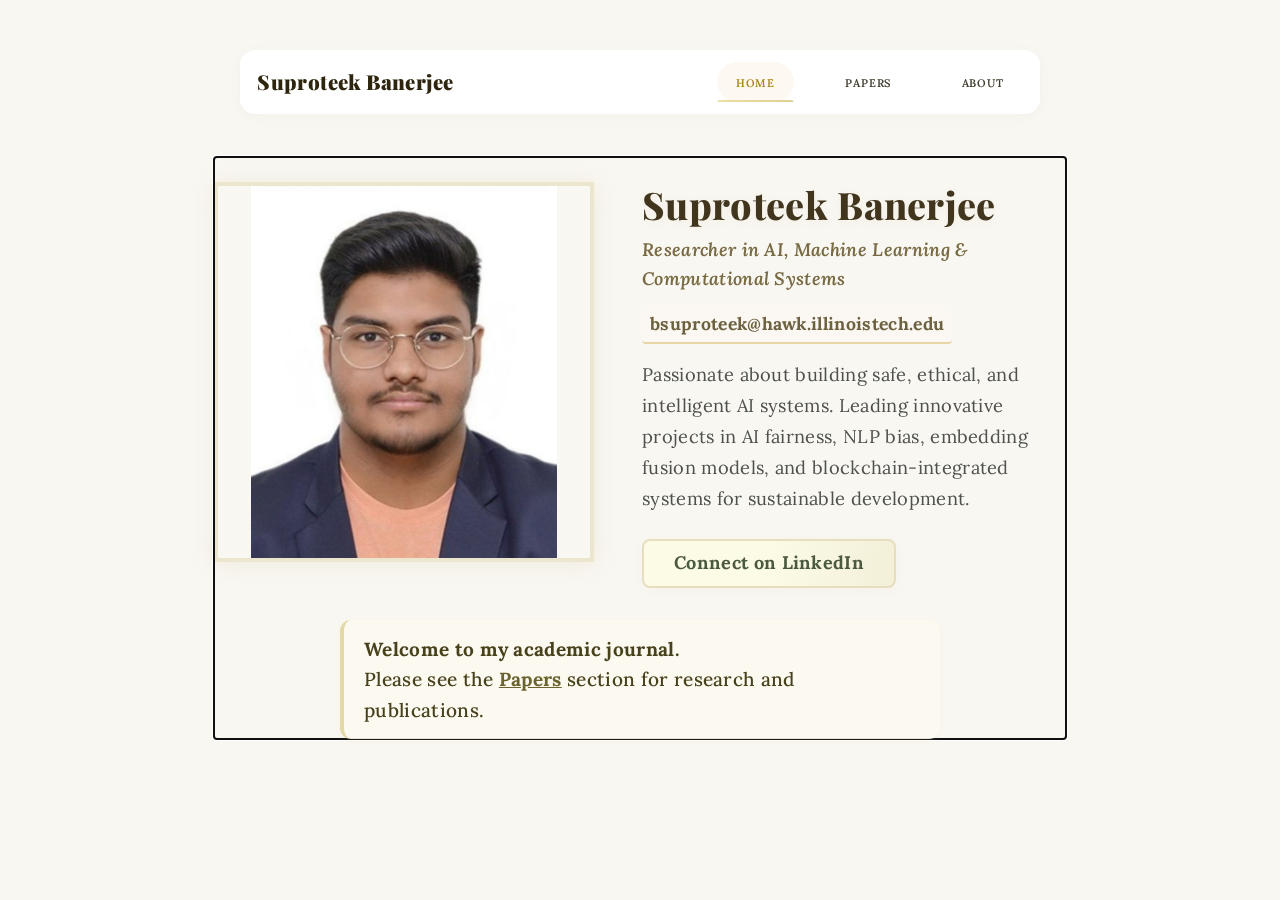
<file: index.html>
<!DOCTYPE html>
<html lang="en">
<head>
  <meta charset="UTF-8" />
  <meta name="viewport" content="width=device-width, initial-scale=1.0" />
  <title>Suproteek Banerjee – Academic Journal</title>
  <meta name="description" content="Suproteek Banerjee: AI, Machine Learning, Computational Systems Researcher - Professional Academic Journal Website" />
  <meta name="keywords" content="Suproteek Banerjee, Research, AI Trust, Machine Learning, Academic, Journal" />
  <link rel="stylesheet" href="https://fonts.googleapis.com/css2?family=Playfair+Display:wght@700&family=Lora&display=swap" />
  <link rel="stylesheet" href="main.css" />
</head>
<body>
  <div class="site-shell fade-in" role="main">
    <header>
      <nav class="main-nav" aria-label="Primary Navigation">
        <a class="nav-logo" href="#home">Suproteek Banerjee</a>
        <button class="nav-toggle" aria-label="Open menu" aria-expanded="false">
          <span class="hamburger"></span>
        </button>
        <ul class="nav-links">
          <li><a href="#home" class="nav-link active" aria-current="page">Home</a></li>
          <li><a href="#papers" class="nav-link">Papers</a></li>
          <li><a href="#about" class="nav-link">About</a></li>
        </ul>
      </nav>
    </header>
    <section class="hero" id="home">
      <div class="profile-flex">
        <div class="profile-photo-shell">
          <img class="profile-photo" src="assets/Supro Photo.jpg" alt="Suproteek Banerjee Portrait" loading="lazy" />
        </div>
        <div class="profile-creds">
          <h1>Suproteek Banerjee</h1>
          <div class="subtitle">Researcher in AI, Machine Learning &amp; Computational Systems</div>
          <a class="contact-email" href="mailto:bsuproteek@hawk.illinoistech.edu">bsuproteek@hawk.illinoistech.edu</a>
          <div class="profile-bio fade-in-delayed">
            Passionate about building safe, ethical, and intelligent AI systems. Leading innovative projects in AI fairness, NLP bias, embedding fusion models, and blockchain-integrated systems for sustainable development.
          </div>
          <a href="https://www.linkedin.com/in/suproteek-banerjee" class="linkedin-btn" target="_blank" rel="noopener">Connect on LinkedIn</a>
        </div>
      </div>
      <div class="journal-cta fade-in-footer">
        <strong>Welcome to my academic journal.</strong><br />
        Please see the <span class="cta-link">Papers</span> section for research and publications.
      </div>
    </section>

    <section class="papers-section" id="papers" style="display:none;">
      <h1 class="page-title fade-in">Research Papers</h1>
      <div class="research-list fade-in-delayed">
        <div class="paper-card">
          <div class="paper-title">Lightweight Lattice-Based Key Encapsulation for IoT</div>
          <div class="paper-meta">Publication Year: 2025</div>
          <div class="paper-abstract">
            This manuscript presents a fully elaborated Module-LWE based Key Encapsulation Mechanism (KEM) optimized for resource-constrained Internet-of-Things (IoT) devices. Beyond providing formal IND-CPA and IND-CCA security, it delivers a comprehensive treatment of: (1) algorithmic construction and step-by-step derivation, (2) rationale for parameter selection, (3) side-channel aware C implementations with selectable arithmetic kernels (NTT, schoolbook, Karatsuba), (4) practical evaluation across Cortex-M, ESP32, and Raspberry Pi Zero platforms, and (5) trade-offs between security, latency, memory footprint, and energy. This work serves as a reference guide for implementing provably secure lattice-based KEMs in heterogeneous IoT environments.
          </div>
          <div class="paper-actions">
            <a href="assets/Lightweight Lattice-Based Key Encapsulation for IoT Draft.pdf" target="_blank" class="read-pdf-btn">Read as PDF</a>
          </div>
        </div>
      </div>
    </section>

    <section id="about" class="about-section" style="display:none;">
      <div class="name-header">SUPROTEEK BANERJEE</div>
      <div class="infobar">
        <strong>Email:</strong> <a href="mailto:bsuproteek@hawk.illinoistech.edu">bsuproteek@hawk.illinoistech.edu</a> &nbsp;|&nbsp;
        <strong>LinkedIn:</strong> <a href="https://www.linkedin.com/in/suproteek-banerjee" target="_blank">suproteek-banerjee</a> &nbsp;|&nbsp;
        <strong>Location:</strong> Chicago, IL
      </div>
      <div class="about-paragraph fade-in">
        Suproteek Banerjee is a technologist, researcher, and entrepreneur driven by a deep commitment to advancing ethical and intelligent systems. His work bridges artificial intelligence, computational systems, and decentralized technologies, with a focus on creating solutions that are trustworthy, transparent, and human-centered.<br><br>
        Currently pursuing an MS/BS in Computer Science at Illinois Institute of Technology, Suproteek’s academic and professional journey spans research in AI trust and safety, machine learning alignment, and blockchain applications. He has founded and led ventures such as One Fourth Finance, an AI-powered fintech platform democratizing access to credit and digital assets, and ShaberiScript, a custom-built programming language designed to enhance engineering efficiency.<br><br>
        His projects explore the intersection of AI behavior alignment, IoT security, and decentralized finance, merging research rigor with real-world scalability. Suproteek’s technical foundation includes expertise across AI/ML frameworks, full-stack development, and distributed infrastructure, alongside a passion for building systems that redefine accessibility and fairness in technology.<br><br>
        Beyond research and code, Suproteek embodies the spirit of continuous innovation — integrating ethics, creativity, and computational precision to shape a safer and more inclusive digital future.
      </div>
    </section>
  </div>
  <script src="main.js"></script>
</body>
</html>
</file>
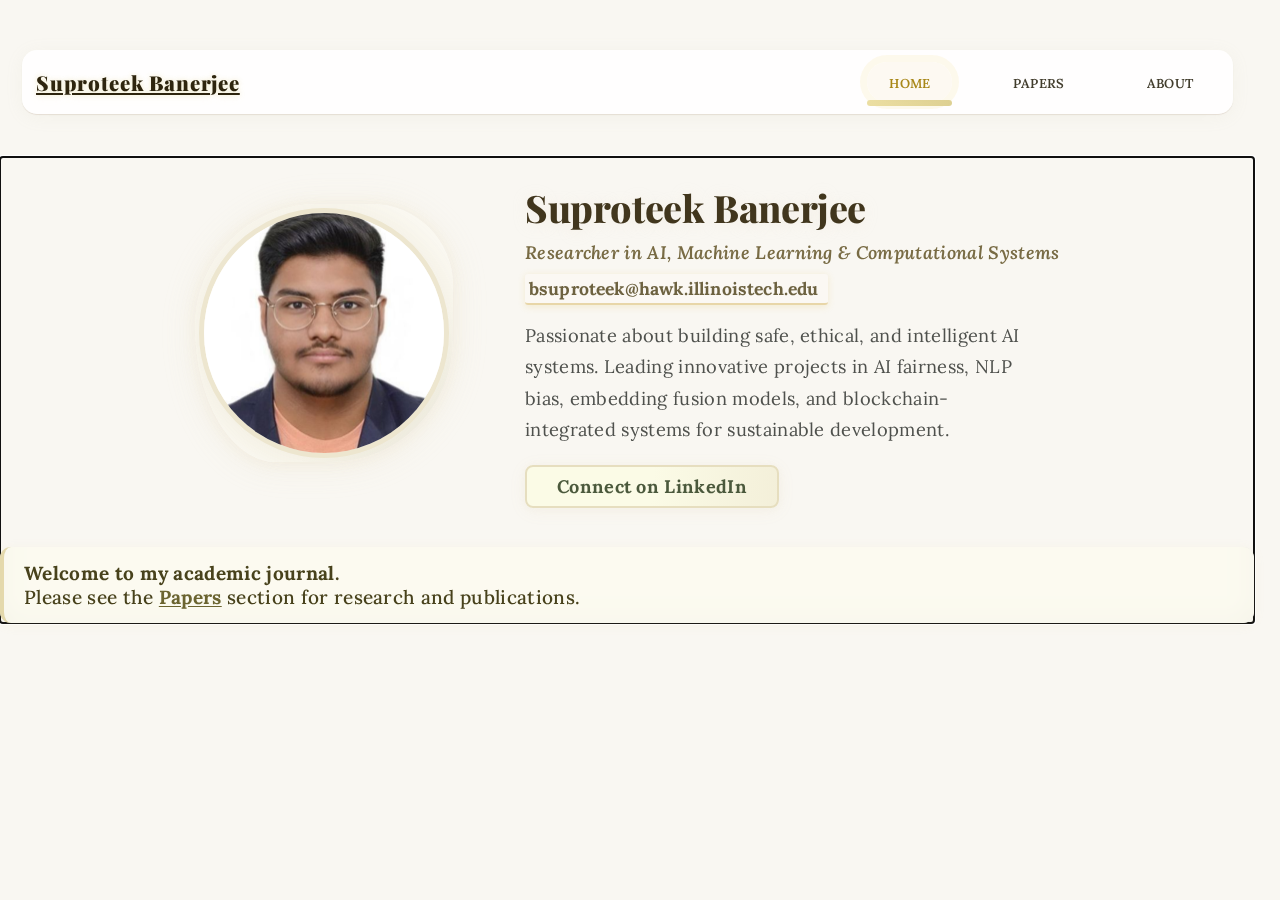
<file: personal-website/public/index.html>
<!DOCTYPE html>
<html lang="en">
<head>
  <meta charset="UTF-8" />
  <meta name="viewport" content="width=device-width, initial-scale=1.0" />
  <title>Suproteek Banerjee – Academic Journal</title>
  <meta name="description" content="Suproteek Banerjee: AI, Machine Learning, Computational Systems Researcher - Professional Academic Journal Website" />
  <meta name="keywords" content="Suproteek Banerjee, Research, AI Trust, Machine Learning, Academic, Journal" />
  <link rel="stylesheet" href="https://fonts.googleapis.com/css2?family=Playfair+Display:wght@700&family=Lora&display=swap" />
  <link rel="stylesheet" href="main.css" />
</head>
<body>
  <div class="site-shell fade-in" role="main">
    <header>
      <nav class="main-nav" aria-label="Primary Navigation">
        <a class="nav-logo" href="#home">Suproteek Banerjee</a>
        <button class="nav-toggle" aria-label="Open menu" aria-expanded="false">
          <span class="hamburger"></span>
        </button>
        <ul class="nav-links">
          <li><a href="#home" class="nav-link active" aria-current="page">Home</a></li>
          <li><a href="#papers" class="nav-link">Papers</a></li>
          <li><a href="#about" class="nav-link">About</a></li>
        </ul>
      </nav>
    </header>
    <section class="hero" id="home">
      <div class="profile-flex">
        <div class="profile-photo-shell">
          <img class="profile-photo" src="assets/Supro Photo.jpg" alt="Suproteek Banerjee Portrait" loading="lazy" />
        </div>
        <div class="profile-creds">
          <h1>Suproteek Banerjee</h1>
          <div class="subtitle">Researcher in AI, Machine Learning &amp; Computational Systems</div>
          <a class="contact-email" href="mailto:bsuproteek@hawk.illinoistech.edu">bsuproteek@hawk.illinoistech.edu</a>
          <div class="profile-bio fade-in-delayed">
            Passionate about building safe, ethical, and intelligent AI systems. Leading innovative projects in AI fairness, NLP bias, embedding fusion models, and blockchain-integrated systems for sustainable development.
          </div>
          <a href="https://www.linkedin.com/in/suproteek-banerjee" class="linkedin-btn" target="_blank" rel="noopener">Connect on LinkedIn</a>
        </div>
      </div>
      <div class="journal-cta fade-in-footer">
        <strong>Welcome to my academic journal.</strong><br />
        Please see the <span class="cta-link">Papers</span> section for research and publications.
      </div>
    </section>

    <section class="papers-section" id="papers" style="display:none;">
      <h1 class="page-title fade-in">Research Papers</h1>
      <div class="research-list fade-in-delayed">
        <div class="paper-card">
          <div class="paper-actions">
            <a href="assets/Lightweight Lattice-Based Key Encapsulation for IoT Draft.pdf" target="_blank" class="read-pdf-btn">Read as PDF</a>
          </div>
          <form action="https://formspree.io/f/xnnozbql" method="POST" class="feedback-form glass-card" aria-label="Send feedback on this paper" onsubmit="event.preventDefault(); this.reset(); alert('Thank you for your feedback!');">
            <label for="feedback" class="feedback-label">Feedback or Comments on this paper:</label>
            <textarea id="feedback" name="feedback" placeholder="Your feedback on the paper..." required aria-required="true"></textarea>
            <input name="email" type="email" placeholder="Your email (optional)" autocomplete="email">
            <button type="submit" class="read-pdf-btn">Send Feedback</button>
          </form>
          <div class="paper-title">Lightweight Lattice-Based Key Encapsulation for IoT</div>
          <div class="paper-meta">Publication Year: 2025</div>
          <div class="paper-abstract">
            This manuscript presents a fully elaborated Module-LWE based Key Encapsulation Mechanism (KEM) optimized for resource-constrained Internet-of-Things (IoT) devices. Beyond providing formal IND-CPA and IND-CCA security, it delivers a comprehensive treatment of: (1) algorithmic construction and step-by-step derivation, (2) rationale for parameter selection, (3) side-channel aware C implementations with selectable arithmetic kernels (NTT, schoolbook, Karatsuba), (4) practical evaluation across Cortex-M, ESP32, and Raspberry Pi Zero platforms, and (5) trade-offs between security, latency, memory footprint, and energy. This work serves as a reference guide for implementing provably secure lattice-based KEMs in heterogeneous IoT environments.
          </div>
          <div class="paper-actions">
            <a href="assets/Lightweight Lattice-Based Key Encapsulation for IoT Draft.pdf" target="_blank" class="read-pdf-btn">Read as PDF</a>
          </div>
        </div>
      </div>
    </section>

    <section id="about" class="about-section" style="display:none;">
      <div class="name-header">SUPROTEEK BANERJEE</div>
      <div class="infobar">
        <strong>Email:</strong> <a href="mailto:bsuproteek@hawk.illinoistech.edu">bsuproteek@hawk.illinoistech.edu</a> &nbsp;|&nbsp;
        <strong>LinkedIn:</strong> <a href="https://www.linkedin.com/in/suproteek-banerjee" target="_blank">suproteek-banerjee</a> &nbsp;|&nbsp;
        <strong>Location:</strong> Chicago, IL
      </div>
      <div class="about-paragraph fade-in">
        Suproteek Banerjee is a technologist, researcher, and entrepreneur driven by a deep commitment to advancing ethical and intelligent systems. His work bridges artificial intelligence, computational systems, and decentralized technologies, with a focus on creating solutions that are trustworthy, transparent, and human-centered.<br><br>
        Currently pursuing an MS/BS in Computer Science at Illinois Institute of Technology, Suproteek’s academic and professional journey spans research in AI trust and safety, machine learning alignment, and blockchain applications. He has founded and led ventures such as One Fourth Finance, an AI-powered fintech platform democratizing access to credit and digital assets, and ShaberiScript, a custom-built programming language designed to enhance engineering efficiency.<br><br>
        His projects explore the intersection of AI behavior alignment, IoT security, and decentralized finance, merging research rigor with real-world scalability. Suproteek’s technical foundation includes expertise across AI/ML frameworks, full-stack development, and distributed infrastructure, alongside a passion for building systems that redefine accessibility and fairness in technology.<br><br>
        Beyond research and code, Suproteek embodies the spirit of continuous innovation — integrating ethics, creativity, and computational precision to shape a safer and more inclusive digital future.
      </div>
    </section>
  </div>
  <script src="main.js"></script>
</body>
</html>
</file>
<file: personal-website/public/main.css>
html, body { height: 100%; padding: 0; margin: 0; }
body {
  min-height: 100vh;
  background: #f9f7f2;
  font-family: 'Lora', serif;
  letter-spacing: 0.02em;
  position: relative;
  min-width: 0;
  overflow-x: hidden;
}
.site-shell {
  padding: 50px 0 0 0;
  box-sizing: border-box;
  width: 98vw; max-width: 99vw;
}
@media (max-width: 800px) {
  .site-shell { padding: 19px 0 23px 0; }
}
@media (max-width: 700px) {
  .main-nav, .site-shell { width: 100vw !important; border-radius: 0; }
  .main-nav { min-height: 54px; padding: 0 0.45em 0 0.45em; }
  .hero, .papers-section, .about-section { padding-left: 0 !important; padding-right: 0 !important; max-width:100vw; }
}
@media (max-width: 600px) {
  .profile-flex { flex-direction: column; gap: 1em; align-items: center; padding: 0 0.2em; }
  .profile-photo-shell { width: 104vw; max-width: 300px; margin: 0 auto; }
  .profile-photo { width: 92vw; max-width: 170px; height: auto; margin: 0 auto; }
  .profile-creds h1 { font-size: 1.35rem; }
  .subtitle, .profile-bio { font-size: 1em; line-height: 1.25; }
  .journal-cta { font-size: 1em; padding: 10px 10px; }
  .read-pdf-btn, .linkedin-btn, .contact-email { font-size: 1em; padding: 9px 16px; }
  .page-title, .paper-title { font-size: 1.12rem; text-align: center; }
  .paper-card { padding: 14px 7px 18px 7px; margin: 0 0.3em; }
}
@media (max-width: 440px) {
  .main-nav, .hero, .papers-section, .about-section { padding: 0; }
  .profile-photo, .profile-photo-shell { width: 90vw !important; max-width: 110px; height: 90vw !important; }
  .feedback-form { padding: 7px 5px !important; }
  .about-section, .papers-section { margin:0; }
}

/* Remove vivid animated bg */
body::before { content:''; display:none; }

/* Professional research glass NAVBAR */
.main-nav {
  backdrop-filter: blur(15px) saturate(120%);
  background: rgba(255,255,255,0.87);
  box-shadow: 0 3px 18px #bfba9a17, 0 1px 1px #e7dfd8;
  border-radius: 15px;
  margin: 0 auto 2.5rem auto; width: 94%;
  position:sticky; top:12px; z-index:20;
  display:flex;align-items:center;justify-content:space-between;padding:0 1.1em 0 0.9em;min-height:64px;
}
.nav-logo {
  text-shadow:0 2px 10px #fffbe799,0 0px 5px #bfa03344;
  font-family:'Playfair Display',serif;font-weight:900;font-size:1.28rem;color:#2e250e;
  letter-spacing:.04em;padding-right:.6em;
}
.nav-links {
  display:flex;align-items:center;gap:2.4em;list-style:none;background:none;box-shadow:none;border-radius:13px;margin:0;padding:0;
}
@media (max-width:700px){
  .main-nav{width:99%;}
  .nav-links{position:absolute;left:0;right:0;top:100%; background:rgba(255,255,255,0.99);backdrop-filter: blur(14px);box-shadow:0 8px 32px #ece2bb18;flex-direction:column;gap:0;padding:0.8em 0;border-radius:0 0 12px 12px;overflow:hidden;max-height:0;transition:max-height .41s cubic-bezier(.6,.1,.4,1);}
  .nav-links.open{max-height:260px;}
}
.nav-link {
  padding: 0.44em 1.2em; border-radius: 40em; position: relative;
  background: none; text-decoration: none; font-family:inherit; font-weight:600;
  color: #423d2d; font-size:1.14em; font-variant: all-small-caps;
  outline:none; transition:color .17s,background .17s, box-shadow 0.15s;
}
.nav-link.active, .nav-link:focus-visible {
  color: #a88718; background: #fcf8efcc;
  box-shadow:0 0 0 7px #f7e9bb42;
}
.nav-link:after {
  content: '';
  position: absolute;
  left: 0; bottom: -4px; width: 100%; height: 6px;
  background: linear-gradient(90deg,#eadc9c 0%,#dbcd8b 100%);
  border-radius: 8px; opacity: 0.93;
  transform: scaleX(0); transition: transform .28s;
}
.nav-link.active:after, .nav-link:hover:after { transform: scaleX(1); }

.nav-toggle {
  display:none; background:none; border:none;padding:0; cursor:pointer;
}
.hamburger, .hamburger:after, .hamburger:before {
  background: #ad9f74;
  width:32px;height:3.6px;border-radius:3px;transition:.19s;}

@media (max-width:700px){.nav-toggle{display:block;z-index:20;}}

.hero {
  width:100%; margin-top:2.7em;margin-bottom:1.9em;
  display:flex;flex-direction:column;align-items:center;justify-content:center;position:relative;z-index:1;
}
/* Hero/profile section - MAKE PHOTO BIGGER */
.profile-flex{display:flex; gap:72px; align-items:center; justify-content:center;}
@media(max-width:780px){.profile-flex{flex-direction:column;gap:1.3em; align-items:flex-start;}}
.profile-photo-shell{
  background:linear-gradient(135deg,#faf8f1 70%,#ece9df 100%);
  border-radius:60% 40% 60% 40%/60% 40% 60% 67%;
  box-shadow: 0 3px 32px #cabf9a24, 0 1px 14px #f7e7bb33, 0 3px 44px #f8f6e313;
  overflow:hidden;transition:box-shadow 0.23s,background .18s; padding:4px;
  display:flex;align-items:center;justify-content:center;
}
.profile-photo {
  width:240px;height:240px;object-fit:cover;border-radius:99em;border: 5px solid #ede6cf;
  box-shadow:0 0 20px 7px #dbd1a71b,0 8px 32px #cfc28710; background:#fcf8ed;
  transition:box-shadow 0.21s, transform 0.18s;background-blend-mode:normal;
}
.profile-photo:hover { box-shadow:0 0 36px 12px #eadece85,0 10px 44px #f8ebbb99; transform:scale(1.09) rotate(-2deg); background:#f0ebe38a; }

.profile-creds h1 {
  font-family:'Playfair Display',serif; font-size:2.36rem; font-weight:800; margin-bottom:.22em;letter-spacing:-.01em;color:#41361d;text-shadow:0 2px 15px #e9dfca44;
}
.subtitle {font-size:1.13rem;color:#786b44;font-style:italic;margin-bottom:10px;font-weight:600;}
.contact-email{
  color:#6d6240;text-decoration:none;font-size:1.10rem;font-weight:700;display:inline-block;margin-bottom:15px;letter-spacing:.01em;border-bottom:2px solid #e8d6a8; background:#fcf9f399; border-radius:3px; padding:3px 9px 3px 4px; box-shadow:0 1.5px 7px #deb94330;
}
.contact-email:focus {background:#ede2bd8a; outline:2px solid #ceb15d;}
.profile-bio {max-width:510px;color: #4f514d; font-size:1.14em; margin-bottom:8px; line-height:1.73; opacity:0;transform: translateY(14px);transition:opacity 1s .29s,transform .76s .28s;}
.fade-in.fade-in-delayed, .fade-in.fade-in-footer { opacity:1; transform: translateY(0); }

.linkedin-btn {
  color: #4b593c;
  background: linear-gradient(95deg,#fbfbe6 50%,#ede6cf 140%);
  border-radius: 8px; padding: 8px 30px; font-weight: 700;
  font-size: 1.13rem; text-decoration: none; margin-top:11px;
  box-shadow: 0 3px 18px #cab18913, 0 1px 7px #ede6cf36;
  border: 2px solid #e6debf;
  transition: background 0.15s,color 0.18s, box-shadow .13s, border .17s;
  display:inline-block;backdrop-filter:blur(6px) brightness(1.03);
}
.linkedin-btn:hover, .linkedin-btn:focus {
  background: linear-gradient(90deg,#ede5be 15%,#fff8ee 100%); color:#695904;border: 2px solid #d4c696;
}

.journal-cta {
  margin-top: 39px; background: #fcfaefde; border-left: 4px solid #bfa5395d; color: #48421c;
  font-size: 1.19rem; font-family: 'Lora', serif; padding: 14px 20px; border-radius: 11px;
  box-shadow: 0 2px 12px 0 #decf8019;font-weight:500;backdrop-filter:blur(11px);opacity:0;transform:translateY(16px);transition:opacity .77s .48s,transform .64s .39s;
}
.fade-in-footer { opacity:1!important; transform: translateY(0)!important; }
.cta-link { color:#6b6430;text-decoration:underline;cursor:pointer;text-underline-offset:2px;font-weight:bold;}
.cta-link:hover { color:#a88718;text-shadow:0 1px 3px #f2e7af13;}

/* Papers - Glass Card, Subtle Golds */
.papers-section { width:100%; margin:0 auto 0 auto; padding-top:1.7em;display:none;}
.page-title { font-family:'Playfair Display',serif;font-size:2.22rem;font-weight:900;color:#372e18;letter-spacing:-.01em; text-align:center; text-shadow:0 4px 18px #eee0bb52,0 1px 3px #c5b17a57; margin-bottom:2.1em; }
.research-list {display:flex;flex-direction:column;gap:38px;width:100%;align-items:center;}
.paper-card {
  background: linear-gradient(120deg,#fcfaf3eb 39%,#f8efe9 100%);
  border-radius:28px;box-shadow:0 7px 44px #dfd2b07c,0 0 0 #fff;
  padding:34px 31px 26px 25px;backdrop-filter:blur(10px);
  border:2.2px solid #e1defc2d; min-width:0; width:100%; max-width:650px;
  transition:box-shadow .19s, transform .11s, border .10s;
  position:relative;z-index:1;
  overflow:hidden;
}
.paper-card:hover, .paper-card:focus-within {
  box-shadow:0 14px 44px #f9eabc90,0 0 16px #fffdfc90; border-color:#d5c187; transform:translateY(-2px) scale(1.009);
}
.paper-title {
  text-align: center;
  font-size: 1.65rem;
  font-family: 'Playfair Display', serif;
  color: #866018;
  letter-spacing: 0.11px;
  margin-bottom: 14px;
  margin-top: 0;
  font-weight:800;
  text-shadow:0 2px 18px #f7e6c055,0 0px 5px #e7d8b688, 0 1px 1px #fffbe7cc;
  line-height:1.18;
  padding-bottom:3px;
}
.paper-meta { color: #7a6836; font-size: 1.01rem; margin-bottom: 8px; font-weight:500; letter-spacing:.02em;}
.paper-abstract {
  font-size: 1.1rem; color: #514f37; background:#f9f7ece7; border-left:3.5px solid #dfcf8c; padding: 12px 21px; border-radius: 8px; line-height:1.58; margin-bottom:17px; box-shadow:0 1px 10px #ebe7c718;
}
.paper-actions {margin-top:4px;display:flex;gap:15px;}
.read-pdf-btn {
  border:none;font-weight:700; font-size:1.09rem;padding:10px 32px;border-radius:22px;
  background:linear-gradient(90deg,#f4e8ae 10%,#fff5de 80%);color: #685f30;box-shadow:0 2px 20px #e7d28233,0 1px 6px #eedcb53f;
  cursor:pointer;outline:none;transition:background .14s,color .14s, box-shadow .17s, transform .13s;
  position:relative;overflow:hidden;
}
.read-pdf-btn:focus, .read-pdf-btn:hover {
  background:linear-gradient(90deg,#fffbe6 20%,#f2e1a1 88%);color:#907a17;box-shadow:0 5px 26px #ffe9b590,0 2px 13px #efdfaf63;transform:scale(1.019);
}

/* About - Clean Paper Glass */
.about-section{padding:2.1em 0 1.7em 0;width:100%;max-width:700px;margin:0 auto;display:none;}
.name-header{font-family:'Playfair Display',serif;font-size:2.15rem;font-weight:800;color:#42321e;letter-spacing:1.1px;border-bottom:1.5px solid #e4c76e;padding-bottom:8px;margin-bottom:13px;text-shadow:0 2px 8px #ebdfc133}
.infobar{color:#463b24;font-size:1.1rem;margin-bottom: 19px;padding-left:2px;background:#f8f8f3ba;border-radius:9px;box-shadow:0 2px 8px #e0dabd19;padding:5px 12px;display:inline-block;}
.about-paragraph {font-size:1.13rem;line-height:1.78;margin-bottom:19px;color:#3c311c;background:linear-gradient(99deg,#f5f2e752 10%,#f4eade6b 80%);border-radius:13px;box-shadow:0 3px 12px #d8ccaa18,0 1px 7px #e8e2be1c;padding:26px 23px 26px 26px;backdrop-filter:blur(5px);}

/* Animation Utilities */
.fade-in {opacity:1!important;transform:translateY(0)!important;transition:opacity .82s,transform .67s;}
.fade-in-delayed{opacity:0;transform:translateY(22px);transition:opacity .77s .23s,transform .61s .20s;}
.fade-in-footer{opacity:0;transform:translateY(17px);transition:opacity 1.1s .6s,transform .64s .35s;}

@media (max-width:480px){
.page-title{font-size:1.13rem;margin-bottom:.7em;}
.profile-photo,.profile-photo-shell{width:98px;height:98px;}
.about-paragraph{padding:11px 5px 11px 7px;font-size:1.01rem;}
}

@media (max-width:600px){
  .profile-photo, .profile-photo-shell { width:98px;height:98px; }
  .profile-flex { gap:1em; }
}

/* Feedback form special tweaks for glassy, beautiful, mobile-perfect layout */
.feedback-form { display: flex; flex-direction: column; gap: 10px; background:linear-gradient(120deg,#fbfbf38a 39%,#f1ecdfd2 100%); border-radius:18px; box-shadow:0 2px 10px #e9e2bb22; padding: 20px 22px 15px 22px; margin-top:18px; margin-bottom:2px; border: 1.1px solid #e4dac5; }
.feedback-form label { font-family: 'Playfair Display', serif; letter-spacing:0.02em;font-size:1.01em;color: #554d36; font-weight:bold; margin-bottom:2px; }
.feedback-form textarea { width:100%; resize:vertical; min-height:48px; border-radius:8px; border:1.1px solid #e6ddb6; padding:7px; font-size:1em; box-shadow:0 1px 6px #e9e1c17e; background:rgba(255,255,255,0.93); }
.feedback-form input[type="email"] { border-radius:8px; border:1.1px solid #e6ddb6; padding:7px; font-size:1em; margin-top:2px; box-shadow:0 1px 4px #ebe4bea1; background:rgba(255,255,255,0.95);}
.feedback-form .read-pdf-btn { width:max-content; align-self:flex-end;}
@media (max-width:700px){.feedback-form{padding:11px 5px 7px 5px;}}

/* All containers center properly on mobile */
.about-section, .papers-section { max-width:480px; margin: 0 auto; }
@media(max-width:480px){.about-section, .papers-section{max-width:99vw;}}

.papers-section, .about-section {
  max-width: 760px;
  min-width: 260px;
  width: 98vw;
  margin: 0 auto;
}
.paper-card {
  max-width: 720px;
  width: 100%;
  margin: 0 auto;
}
@media (max-width: 700px) {
  .papers-section, .about-section { max-width: 97vw; width:97vw; padding-left:0; padding-right:0; }
  .paper-card { padding: 12px 3vw; max-width: 99vw; }
}
@media (max-width: 440px) {
  .papers-section, .about-section { max-width:98vw;width:98vw; }
  .paper-card { padding: 8px 1vw; }
}
/* Feedback form as standalone below paper (not inside paper-card) */
.feedback-form {
  display: flex;
  flex-direction: column;
  gap: 10px;
  background: linear-gradient(120deg,#fbfbf38a 39%,#f1ecdfd2 100%);
  border-radius:18px;
  box-shadow:0 2px 10px #e9e2bb22;
  padding: 20px 22px 15px 22px;
  margin: 33px auto 8px auto;
  border: 1.1px solid #e4dac5;
  max-width: 720px;
  width: 100%;
}
@media (max-width:700px){.feedback-form{padding:11px 6vw 7px 6vw; margin-top: 27px;}}
@media(max-width:440px){.feedback-form{padding:8px 1vw 9px 1vw; max-width:97vw;}}
</file>
<file: main.css>
/* Reset & Base - Mobile First */
* { box-sizing: border-box; }
html, body { 
  margin: 0; 
  padding: 0; 
  width: 100%; 
  overflow-x: hidden; 
}
body {
  min-height: 100vh;
  background: #f9f7f2;
  font-family: 'Lora', serif;
  letter-spacing: 0.02em;
  font-size: 16px;
  line-height: 1.6;
}

/* Site Container */
.site-shell {
  width: 100%;
  max-width: 100%;
  padding: 12px 12px 24px 12px;
  margin: 0 auto;
}
@media (min-width: 768px) {
  .site-shell {
    max-width: 900px;
    padding: 50px 24px 36px 24px;
  }
}

/* NAVIGATION - Mobile First */
.main-nav {
  backdrop-filter: blur(15px) saturate(120%);
  background: rgba(255,255,255,0.95);
  box-shadow: 0 2px 12px rgba(191,186,154,0.1);
  border-radius: 12px;
  margin: 0 auto 1.5rem auto;
  width: 100%;
  position: sticky;
  top: 8px;
  z-index: 1000;
  display: flex;
  align-items: center;
  justify-content: space-between;
  padding: 0.75rem 1rem;
  min-height: 56px;
}
@media (min-width: 768px) {
  .main-nav {
    width: 94%;
    max-width: 900px;
    padding: 0 1.1em;
    min-height: 64px;
    border-radius: 15px;
    margin-bottom: 2.5rem;
  }
}

.nav-logo {
  font-family: 'Playfair Display', serif;
  font-weight: 900;
  font-size: 1.1rem;
  color: #2e250e;
  text-decoration: none;
  letter-spacing: 0.02em;
  flex-shrink: 0;
}
@media (min-width: 768px) {
  .nav-logo { font-size: 1.28rem; }
}

/* Hamburger Menu - Always visible on mobile */
.nav-toggle {
  display: block;
  background: none;
  border: none;
  padding: 8px;
  cursor: pointer;
  z-index: 1001;
  min-width: 44px;
  min-height: 44px;
  position: relative;
}
@media (min-width: 769px) {
  .nav-toggle { display: none; }
}

.hamburger {
  display: block;
  width: 28px;
  height: 3px;
  background: #ad9f74;
  border-radius: 3px;
  position: relative;
  transition: background 0.2s;
}
.hamburger::before,
.hamburger::after {
  content: '';
  position: absolute;
  width: 28px;
  height: 3px;
  background: #ad9f74;
  border-radius: 3px;
  transition: transform 0.3s;
}
.hamburger::before { top: -10px; }
.hamburger::after { top: 10px; }

.nav-toggle[aria-expanded="true"] .hamburger { background: transparent; }
.nav-toggle[aria-expanded="true"] .hamburger::before { transform: rotate(45deg) translate(7px, 7px); }
.nav-toggle[aria-expanded="true"] .hamburger::after { transform: rotate(-45deg) translate(7px, -7px); }

/* Navigation Links */
.nav-links {
  list-style: none;
  margin: 0;
  padding: 0;
  display: flex;
  flex-direction: column;
  gap: 0;
  position: absolute;
  top: 100%;
  left: 0;
  right: 0;
  background: rgba(255,255,255,0.98);
  backdrop-filter: blur(14px);
  box-shadow: 0 8px 24px rgba(236,226,187,0.2);
  border-radius: 0 0 12px 12px;
  overflow: hidden;
  max-height: 0;
  transition: max-height 0.4s cubic-bezier(0.6,0.1,0.4,1);
}
.nav-links.open { max-height: 300px; }
@media (min-width: 769px) {
  .nav-links {
    position: static;
    flex-direction: row;
    gap: 2em;
    background: transparent;
    box-shadow: none;
    border-radius: 0;
    max-height: none;
  }
}

.nav-link {
  display: block;
  padding: 1rem 1.25rem;
  color: #423d2d;
  text-decoration: none;
  font-weight: 600;
  font-size: 1rem;
  font-variant: all-small-caps;
  letter-spacing: 0.05em;
  border-bottom: 1px solid rgba(234,220,156,0.2);
  min-height: 48px;
  display: flex;
  align-items: center;
  transition: background 0.2s, color 0.2s;
}
.nav-link:last-child { border-bottom: none; }
.nav-link:hover, .nav-link.active {
  background: rgba(252,248,239,0.8);
  color: #a88718;
}
@media (min-width: 769px) {
  .nav-link {
    padding: 0.44em 1.2em;
    border-bottom: none;
    min-height: auto;
    position: relative;
    border-radius: 40em;
  }
  .nav-link:after {
    content: '';
    position: absolute;
    left: 0; bottom: -4px;
    width: 100%; height: 6px;
    background: linear-gradient(90deg,#eadc9c 0%,#dbcd8b 100%);
    border-radius: 8px;
    opacity: 0.93;
    transform: scaleX(0);
    transition: transform 0.28s;
  }
  .nav-link.active:after, .nav-link:hover:after { transform: scaleX(1); }
}

/* Hero Section */
.hero {
  width: 100%;
  margin-top: 1.5rem;
  margin-bottom: 2rem;
  padding: 0 0.5rem;
}
@media (min-width: 768px) {
  .hero { margin-top: 2.7rem; padding: 0; }
}

.profile-flex {
  display: flex;
  flex-direction: column;
  gap: 1.5rem;
  align-items: center;
  width: 100%;
}
@media (min-width: 768px) {
  .profile-flex {
    flex-direction: row;
    gap: 3rem;
    align-items: center;
  }
}

.profile-photo-shell {
  background: transparent;
  border-radius: 0;
  box-shadow: 0 3px 24px rgba(202,191,154,0.15);
  padding: 0;
  display: flex;
  align-items: center;
  justify-content: center;
  width: 280px;
  height: 280px;
  flex-shrink: 0;
}
@media (min-width: 768px) {
  .profile-photo-shell {
    width: 380px;
    height: 380px;
    border-radius: 0;
  }
}

.profile-photo {
  width: 100%;
  height: 100%;
  object-fit: contain;
  object-position: center center;
  border-radius: 0;
  border: 4px solid #ede6cf;
  box-shadow: 0 0 16px rgba(219,209,167,0.1);
  transition: box-shadow 0.3s;
}
@media (min-width: 768px) {
  .profile-photo:hover {
    box-shadow: 0 0 24px rgba(234,222,206,0.5);
  }
}

.profile-creds {
  width: 100%;
  text-align: center;
}
@media (min-width: 768px) {
  .profile-creds {
    text-align: left;
    flex: 1;
  }
}

.profile-creds h1 {
  font-family: 'Playfair Display', serif;
  font-size: 1.75rem;
  font-weight: 800;
  margin-bottom: 0.5rem;
  color: #41361d;
  text-shadow: 0 2px 8px rgba(233,223,202,0.3);
  line-height: 1.2;
}
@media (min-width: 768px) {
  .profile-creds h1 { font-size: 2.36rem; }
}

.subtitle {
  font-size: 1rem;
  color: #786b44;
  font-style: italic;
  margin-bottom: 0.75rem;
  font-weight: 600;
}
@media (min-width: 768px) {
  .subtitle { font-size: 1.13rem; }
}

.contact-email {
  color: #6d6240;
  text-decoration: none;
  font-size: 0.95rem;
  font-weight: 700;
  display: inline-block;
  margin-bottom: 1rem;
  padding: 4px 8px;
  border-radius: 4px;
  background: rgba(252,249,243,0.6);
  border-bottom: 2px solid #e8d6a8;
}
@media (min-width: 768px) {
  .contact-email { font-size: 1.10rem; }
}

.profile-bio {
  color: #4f514d;
  font-size: 1rem;
  line-height: 1.7;
  margin-bottom: 1rem;
  opacity: 0;
  transform: translateY(14px);
  transition: opacity 1s 0.3s, transform 0.8s 0.3s;
}
@media (min-width: 768px) {
  .profile-bio {
    font-size: 1.14em;
    max-width: 510px;
  }
}
.fade-in.fade-in-delayed {
  opacity: 1;
  transform: translateY(0);
}

.linkedin-btn {
  color: #4b593c;
  background: linear-gradient(95deg,#fbfbe6 50%,#ede6cf 140%);
  border-radius: 8px;
  padding: 10px 24px;
  font-weight: 700;
  font-size: 1rem;
  text-decoration: none;
  margin-top: 0.5rem;
  display: inline-flex;
  align-items: center;
  justify-content: center;
  box-shadow: 0 2px 12px rgba(202,177,137,0.08);
  border: 2px solid #e6debf;
  transition: all 0.2s;
  min-height: 44px;
}
@media (min-width: 768px) {
  .linkedin-btn {
    font-size: 1.13rem;
    padding: 8px 30px;
  }
}
.linkedin-btn:hover, .linkedin-btn:focus {
  background: linear-gradient(90deg,#ede5be 15%,#fff8ee 100%);
  color: #695904;
  border-color: #d案4c696;
}

.journal-cta {
  margin-top: 2rem;
  background: rgba(252,250,239,0.9);
  border-left: 4px solid rgba(191,165,57,0.4);
  color: #48421c;
  font-size: 1rem;
  padding: 1rem;
  border-radius: 11px;
  box-shadow: 0 2px 8px rgba(222,207,128,0.1);
  font-weight: 500;
  opacity: 0;
  transform: translateአ(16px);
  transition: opacity 0.8s 0.5s, transform 0.7s 0.4s;
  width: 100%;
  max-width: 100%;
}
@media (min-width: 768px) {
  .journal-cta {
    font-size: 1.19rem;
    padding: 14px 20px;
    max-width: 600px;
    margin-left: auto;
    margin-right: auto;
  }
}
.fade-in-footer {
  opacity: 1 !important;
  transform: translateY(0) !important;
}
.cta-link {
  color: #6b6430;
  text-decoration: underline;
  cursor: pointer;
  font-weight: bold;
}

/* Papers Section */
.papers-section {
  width: 100%;
  max-width: 100%;
  margin: 0 auto;
  padding: 1.5rem 0.5rem;
  display: none;
}
@media (min-width: 768px) {
  .papers-section {
    max-width: 760px;
    padding: 1.7rem 0;
  }
}

.page-title {
  font-family: 'Playfair Display', serif;
  font-size: 1.5rem;
  font-weight: 900;
  color: #372e18;
  text-align: center;
  margin-bottom: 1.5rem;
  text-shadow: 0 2px 8px rgba(238,224,187,0.3);
}
@media (min-width: 768px) {
  .page-title {
    font-size: 2.22rem;
    margin-bottom: 2.1em;
  }
}

.research-list {
  display: flex;
  flex-direction: column;
  gap: 2rem;
  width: 100%;
}
@media (min-width: 768px) {
  .research-list { gap: 38px; }
}

.paper-card {
  background: linear-gradient(120deg,rgba(252,250,243,0.94) 39%,rgba(248,239,233,0.9) 100%);
  border-radius: 20px;
  box-shadow: 0 4px 24px rgba(223,210,176,0.2);
  padding: 1.5rem 1.25rem;
  backdrop-filter: blur(10px);
  border: 2px solid rgba(225,222,252,0.2);
  width: 100%;
  max-width: 100%;
}
@media (min-width: 768px) {
  .paper-card {
    border-radius: 28px;
    padding: 34pxыха 31px cursory 26px 25px;
    max-width: 650px;
    margin: 0 auto;
  }
}

.paper-title {
  text-align: center;
  font-size: AD1.25rem;
  font-family: 'Playfair Display', serif;
  color: #866018;
  font-weight: 800;
  margin-bottom: 0.75rem;
  line-height: 1.3;
  text-shadow: 0 1px 8px rgba(247,230,192,0.3);
}
@media (min-width: 768px) {
  .paper-title {
    font-size: 1.65rem;
    margin-bottom: 14px;
  }
}

.paper-meta {
  color: #7a6836;
  font-size: 0.95rem;
  margin-bottom: 1rem;
  font-weight:潜入: 500;
  text-align: center;
}
@media (min-width: 768px) {
  .paper-meta { font-size: 1.01rem; }
}

.paper-abstract {
  font-size: 1rem;
  color: #514f37;
  background: rgba(249,247,236,0.9);
  border-left: 3.5px solid #dfcf8c;
  padding: 1rem;
  border-radius: 8px;
  line-height: 1.6;
  margin-bottom: 1rem;
  box-shadow: 0 1px 6px rgba(235,231,199,0.1);
}
@media (min-width: 768px) {
  .paper-abstract {
    font-size: 1.1rem;
    padding: 12px 21px;
    margin-bottom: 17px;
  }
}

.paper-actions {
  margin-top: 1rem;
  display: flex;
  justify-content: center;
  gap: 1rem;
}

.read-pdf-btn время:
  border: none;
  font-weight: 700;
  font-size: 1rem;
  padding: 12px 28px;
  border-radius: 22px;
  background: linear-gradient(90deg,#f4e8ae 10%,#fff5de 80%);
  color: #685f30;
  box-shadow: 0 2px 16px rgba(231,210,130,0.2);
  cursor: pointer;
  outline: none;
  transition: all 0.2s;
  text-decoration: none;
  display: inline-flex;
  align-items: center;
  justify-content: center;
  min-height: 44px;
}
@media (min-width: 768px) {
  .read-pdf-btn {
    font-size: 1.09rem;
    padding: 10px 32px;
  }
}
.read-pdf-btn:hover, .read-pdf-btn:focus {
  background: linear-gradient(90deg,#fffbe6 20%,#f2e1a1 88%);
  color: #907a17;
  box-shadow: 0 4px 20px rgba(255,233,181,0.4);
  transform: translateY(-2px);
}

/* Feedback Form */
.feedback-form {
  display: flex;
  flex-direction: column;
  gap: 0.75rem;
  background: linear-gradient(120deg,rgba(251,251,243,0.9) 39%,rgba(241,236,223,0.85) 100%);
  border-radius: 18px;
  box-shadow: 0 2px 10px rgba(233,226,187,0.15);
  padding: 1.25rem 1rem;
  margin: 2rem auto 1rem auto;
  border: 1.1px solid #e4dac5;
  width: 100%;
  max-width: 100%;
}
@media (min-width: 768px) {
  .feedback-form {
    max-width: 720px;
    padding: 20px 22px 15px 22px;
    margin: 33px auto 8px auto;
  }
}

.feedback-form label {
  font-family: 'Playfair Display', serif;
  font-size: 1rem;
  color: #554d36;
  font-weight: bold;
  margin-bottom: 0.5rem;
}

.feedback-form textarea,
.feedback-form input[type="email"] {
  width: 100%;
  border-radius: 8px;
  border: 1.1px solid #e6ddb6;
  padding: 0.75rem;
  font-size: 1rem;
  font-family: inherit;
  background: rgba(255,255,255,0.95);
  box-shadow: 0 1px 4px rgba( gh235,225,193,0.3);
  min-height: 44px;
}
.feedback-form textarea {
  resize: vertical;
  min-height: 100px;
  line-height: 1.6;
}
.feedback-form button[type="submit"] {
  align-self: flex-end;
  margin-top: 0.5rem;
}

/* About Section */
.about-section {
  width: 100%;
  max-width: 100%;
  margin: 0 auto;
  padding: 1.5rem 0.75rem;
  display: none;
}
@media (min EMI: 768px) {
  .about-section {
    max-width: 700px;
    padding: 2.1em 0 terabytes;
  }
}

.name-header {
  font-family: 'Playfair Display', serif;
  font-weight: 800;
  font-size: 1.75rem;
  color: #42321e;
  letter-spacing: 0.5px;
  border-bottom: 1.5px solid #e4c76e;
  padding-bottom: 0.5rem;
  margin-bottom: 1rem;
  text-shadow: 0 1px 4px rgba(235,223,193,0.2);
}
@media (min-width: 768px) {
  .name-header {
    font-size: 2.15rem;
    padding-bottom: 8px;
    margin-bottom: 13px;
  }
}

.infobar {
  color: #463b24;
  font-size: 0.95rem;
  margin-bottom: 1.5rem;
  padding: 0.5rem 0.75rem;
  background: rgba(248,248,243,0.7);
  border-radius: 9px;
  box-shadow: 0 1px 4px rgba(224,218,189,0.1);
  word-break: break-word;
}
@media (min-width: 768px) {
  .infobar {
    font-size: 1.1rem;
    padding: 5px 12px;
  }
}

.about-paragraph {
  font-size: 1rem;
  line-height: 1.75;
  color: #3c311c;
  background: linear-gradient(99deg,rgba(245,242,231,0.32) 10%,rgba(244,234,222,0.42) 80%);
  border-radius: 13px;
  box-shadow: 0 2px 8px rgba(216,204,170,0.1);
  padding:  name 1.25rem 1rem;
  backdrop-filter: blur(5px);
}
@media (min-width: 768px) {
  .about-paragraph {
    font-size: 1.13rem;
    padding: 26px 23px 26px 26px;
  }
}

/* Animation Utilities */
.fade-in {
  opacity: 1 !important;
  transform: translateY(0) !important;
  transition: opacity 0.8s, transform 0.7s;
}
.fade-in-delayed {
  opacity: 0;
  transform: translateY(22px);
  transition: opacity 0.8s 0.3s, transform 0.7s 0.3s;
}
.fade-in-footer {
  opacity: 0;
  transform: translateY(17px);
  transition: opacity 1s 0.6s, transform 0.7s 0.4s;
}
</file>
